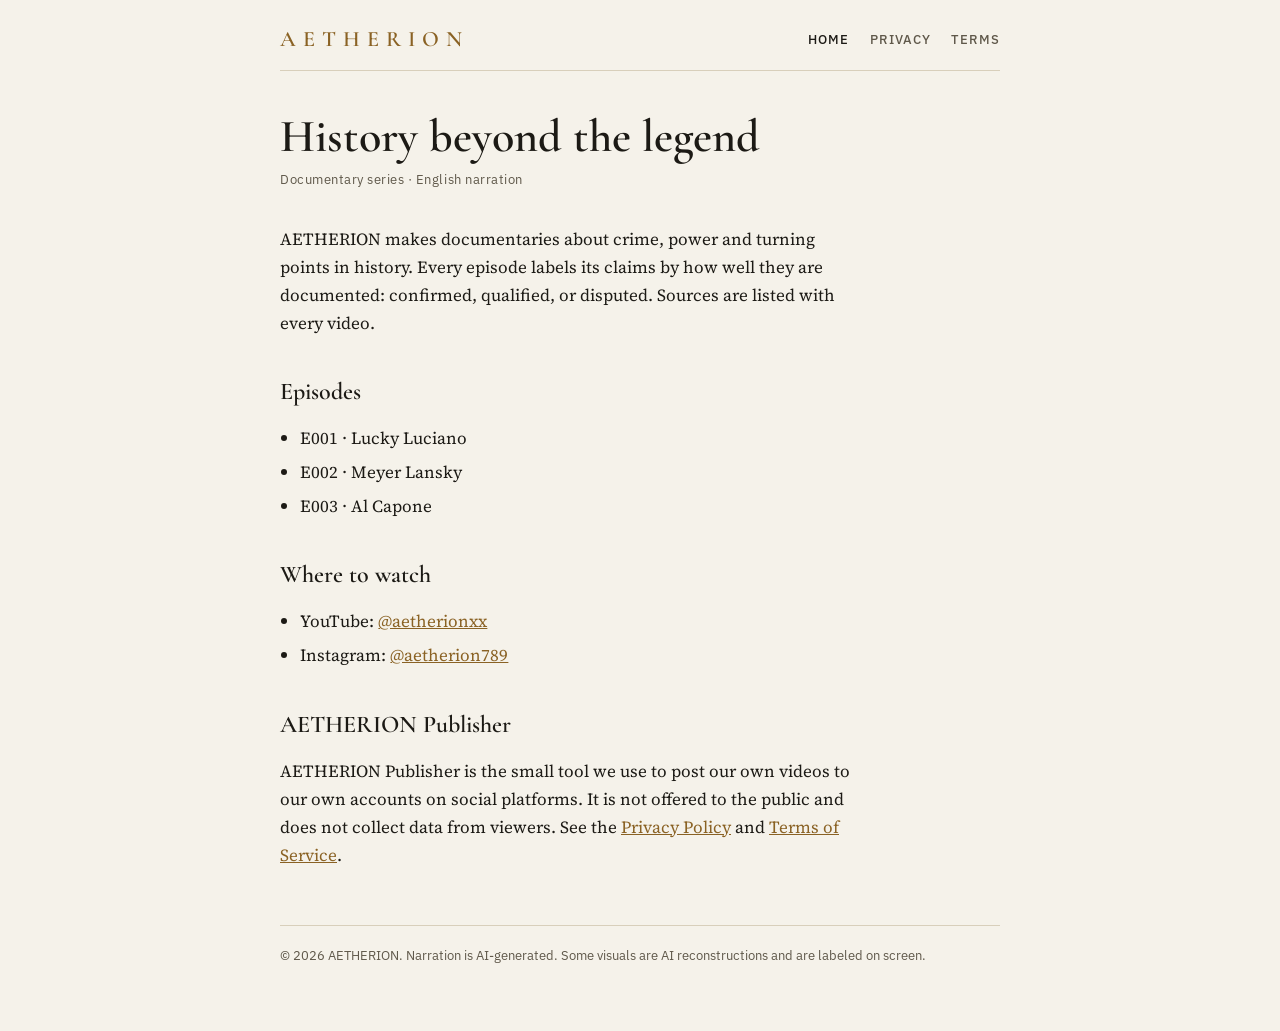
<file: index.html>
<!doctype html>
<html lang="en">
<head>
<meta charset="utf-8">
<meta name="viewport" content="width=device-width, initial-scale=1">
<title>AETHERION</title>
<meta name="description" content="AETHERION: history documentaries that separate what the record shows from what the legend claims.">
<link rel="preconnect" href="https://fonts.googleapis.com">
<link rel="preconnect" href="https://fonts.gstatic.com" crossorigin>
<link rel="stylesheet" href="https://fonts.googleapis.com/css2?family=Cormorant+Garamond:wght@600&family=IBM+Plex+Sans:wght@400;500&family=Source+Serif+4:opsz,wght@8..60,400;8..60,600&display=swap">
<link rel="stylesheet" href="style.css">
</head>
<body>
<div class="wrap">
  <header class="site">
    <a class="brand" href="./">AETHERION</a>
    <nav><a href="./" aria-current="page">Home</a><a href="privacy.html">Privacy</a><a href="terms.html">Terms</a></nav>
  </header>

  <h1>History beyond the legend</h1>
  <p class="meta">Documentary series · English narration</p>

  <p>AETHERION makes documentaries about crime, power and turning points in history. Every episode labels its claims by how well they are documented: confirmed, qualified, or disputed. Sources are listed with every video.</p>

  <h2>Episodes</h2>
  <ul>
    <li>E001 · Lucky Luciano</li>
    <li>E002 · Meyer Lansky</li>
    <li>E003 · Al Capone</li>
  </ul>

  <h2>Where to watch</h2>
  <ul>
    <li>YouTube: <a href="https://www.youtube.com/@aetherionxx">@aetherionxx</a></li>
    <li>Instagram: <a href="https://www.instagram.com/aetherion789/">@aetherion789</a></li>
  </ul>

  <h2>AETHERION Publisher</h2>
  <p>AETHERION Publisher is the small tool we use to post our own videos to our own accounts on social platforms. It is not offered to the public and does not collect data from viewers. See the <a href="privacy.html">Privacy Policy</a> and <a href="terms.html">Terms of Service</a>.</p>

  <footer>© 2026 AETHERION. Narration is AI-generated. Some visuals are AI reconstructions and are labeled on screen.</footer>
</div>
</body>
</html>
</file>
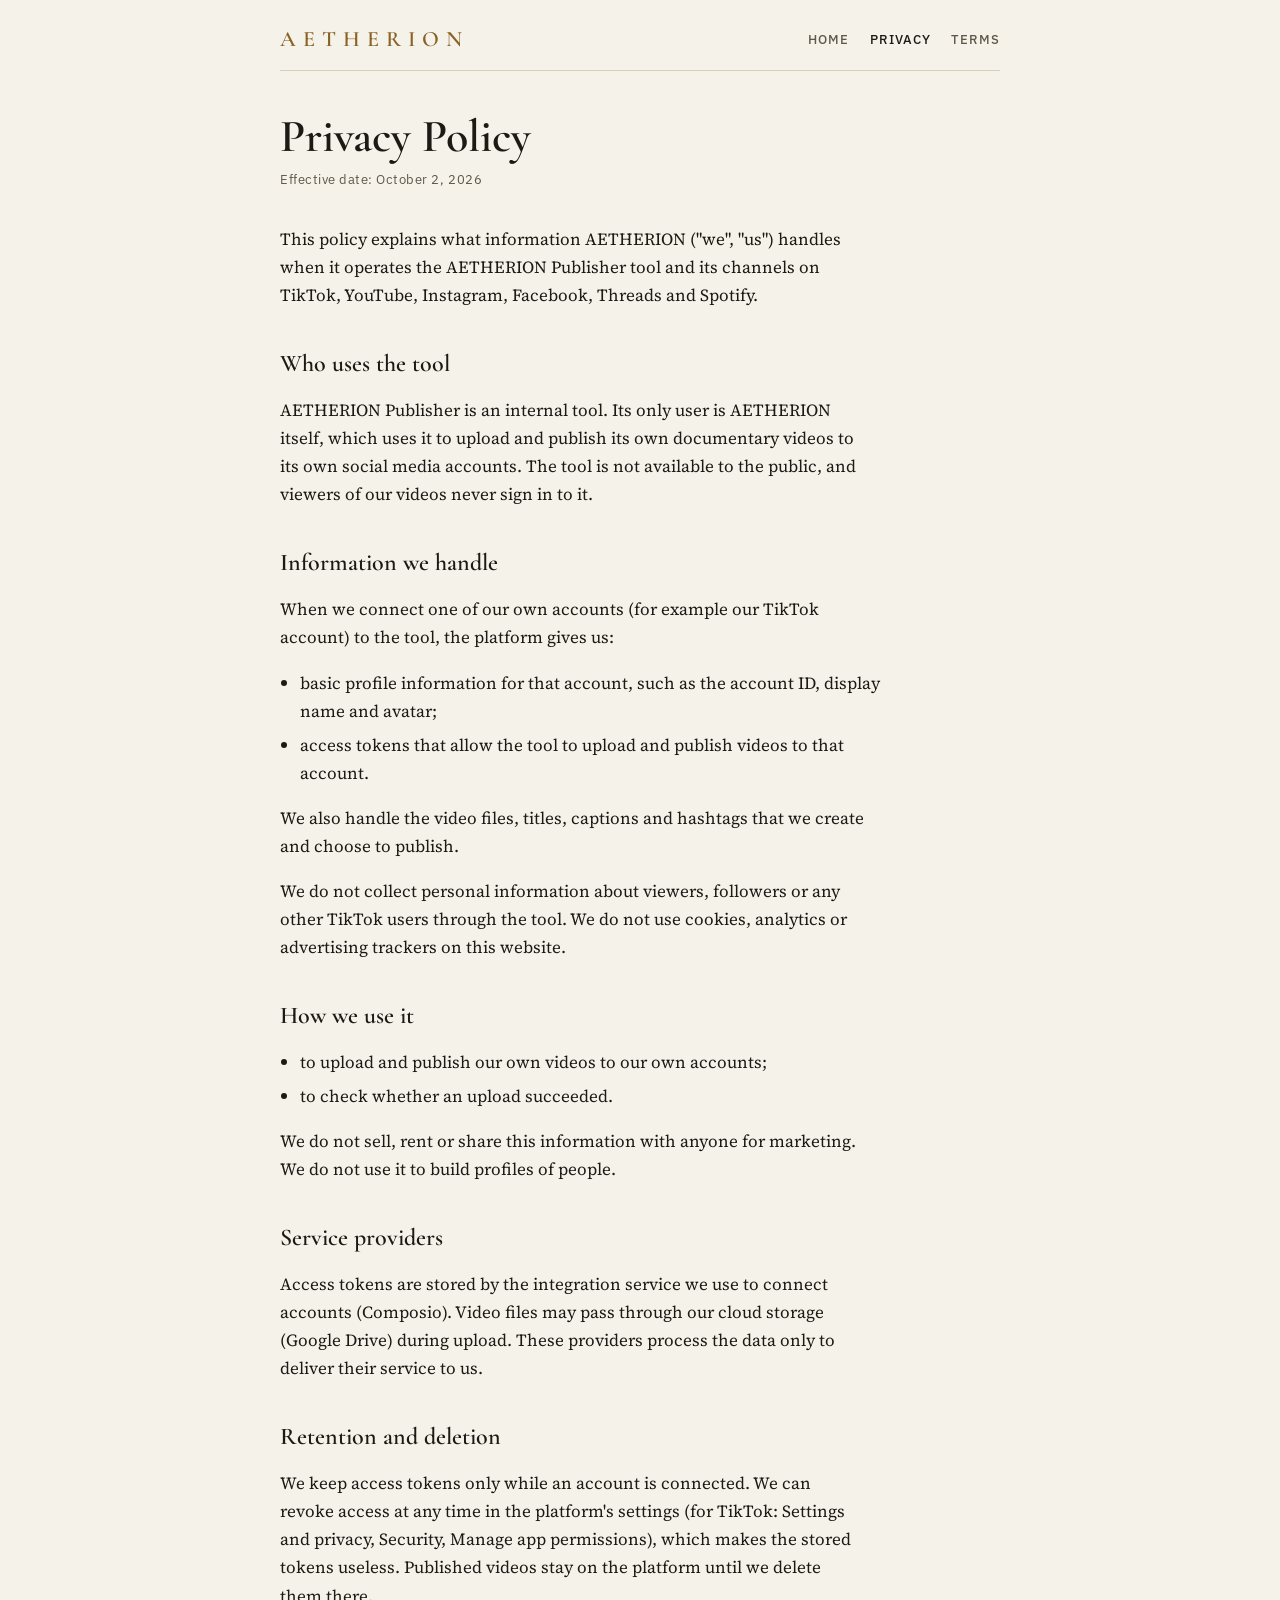
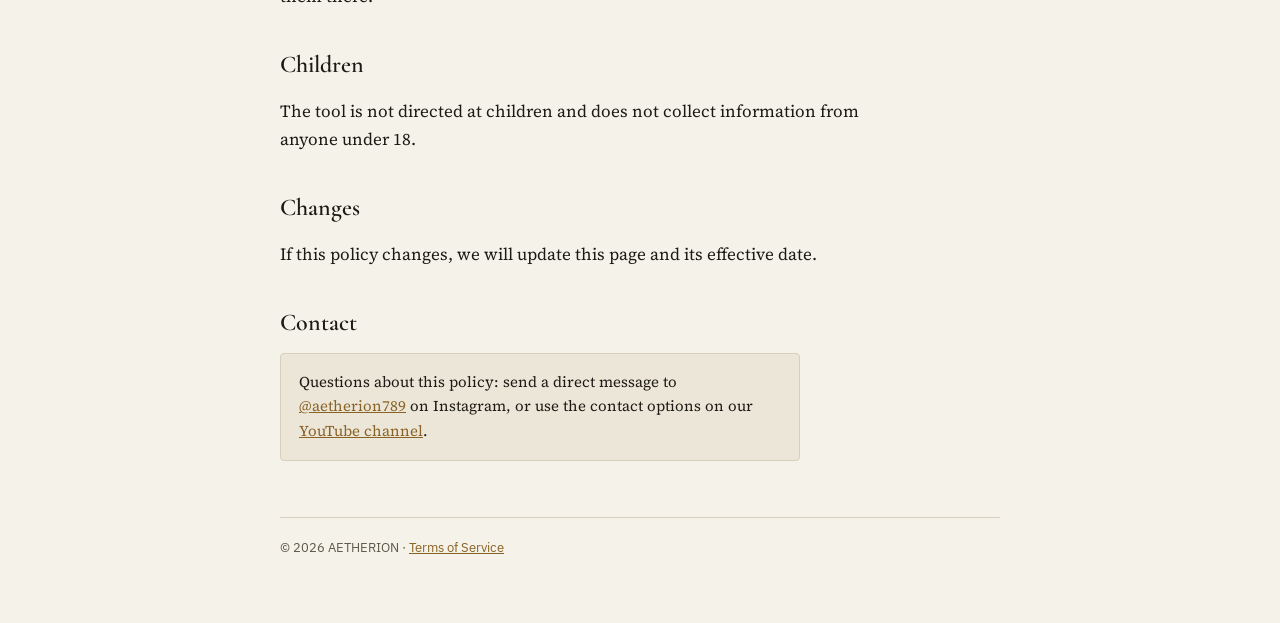
<file: privacy.html>
<!doctype html>
<html lang="en">
<head>
<meta charset="utf-8">
<meta name="viewport" content="width=device-width, initial-scale=1">
<title>AETHERION Privacy Policy</title>
<meta name="description" content="Privacy Policy for AETHERION and the AETHERION Publisher tool.">
<link rel="preconnect" href="https://fonts.googleapis.com">
<link rel="preconnect" href="https://fonts.gstatic.com" crossorigin>
<link rel="stylesheet" href="https://fonts.googleapis.com/css2?family=Cormorant+Garamond:wght@600&family=IBM+Plex+Sans:wght@400;500&family=Source+Serif+4:opsz,wght@8..60,400;8..60,600&display=swap">
<link rel="stylesheet" href="style.css">
</head>
<body>
<div class="wrap">
  <header class="site">
    <a class="brand" href="./">AETHERION</a>
    <nav><a href="./">Home</a><a href="privacy.html" aria-current="page">Privacy</a><a href="terms.html">Terms</a></nav>
  </header>

  <h1>Privacy Policy</h1>
  <p class="meta">Effective date: October 2, 2026</p>

  <p>This policy explains what information AETHERION ("we", "us") handles when it operates the AETHERION Publisher tool and its channels on TikTok, YouTube, Instagram, Facebook, Threads and Spotify.</p>

  <h2>Who uses the tool</h2>
  <p>AETHERION Publisher is an internal tool. Its only user is AETHERION itself, which uses it to upload and publish its own documentary videos to its own social media accounts. The tool is not available to the public, and viewers of our videos never sign in to it.</p>

  <h2>Information we handle</h2>
  <p>When we connect one of our own accounts (for example our TikTok account) to the tool, the platform gives us:</p>
  <ul>
    <li>basic profile information for that account, such as the account ID, display name and avatar;</li>
    <li>access tokens that allow the tool to upload and publish videos to that account.</li>
  </ul>
  <p>We also handle the video files, titles, captions and hashtags that we create and choose to publish.</p>
  <p>We do not collect personal information about viewers, followers or any other TikTok users through the tool. We do not use cookies, analytics or advertising trackers on this website.</p>

  <h2>How we use it</h2>
  <ul>
    <li>to upload and publish our own videos to our own accounts;</li>
    <li>to check whether an upload succeeded.</li>
  </ul>
  <p>We do not sell, rent or share this information with anyone for marketing. We do not use it to build profiles of people.</p>

  <h2>Service providers</h2>
  <p>Access tokens are stored by the integration service we use to connect accounts (Composio). Video files may pass through our cloud storage (Google Drive) during upload. These providers process the data only to deliver their service to us.</p>

  <h2>Retention and deletion</h2>
  <p>We keep access tokens only while an account is connected. We can revoke access at any time in the platform's settings (for TikTok: Settings and privacy, Security, Manage app permissions), which makes the stored tokens useless. Published videos stay on the platform until we delete them there.</p>

  <h2>Children</h2>
  <p>The tool is not directed at children and does not collect information from anyone under 18.</p>

  <h2>Changes</h2>
  <p>If this policy changes, we will update this page and its effective date.</p>

  <h2>Contact</h2>
  <p class="note">Questions about this policy: send a direct message to <a href="https://www.instagram.com/aetherion789/">@aetherion789</a> on Instagram, or use the contact options on our <a href="https://www.youtube.com/@aetherionxx/about">YouTube channel</a>.</p>

  <footer>© 2026 AETHERION · <a href="terms.html">Terms of Service</a></footer>
</div>
</body>
</html>
</file>
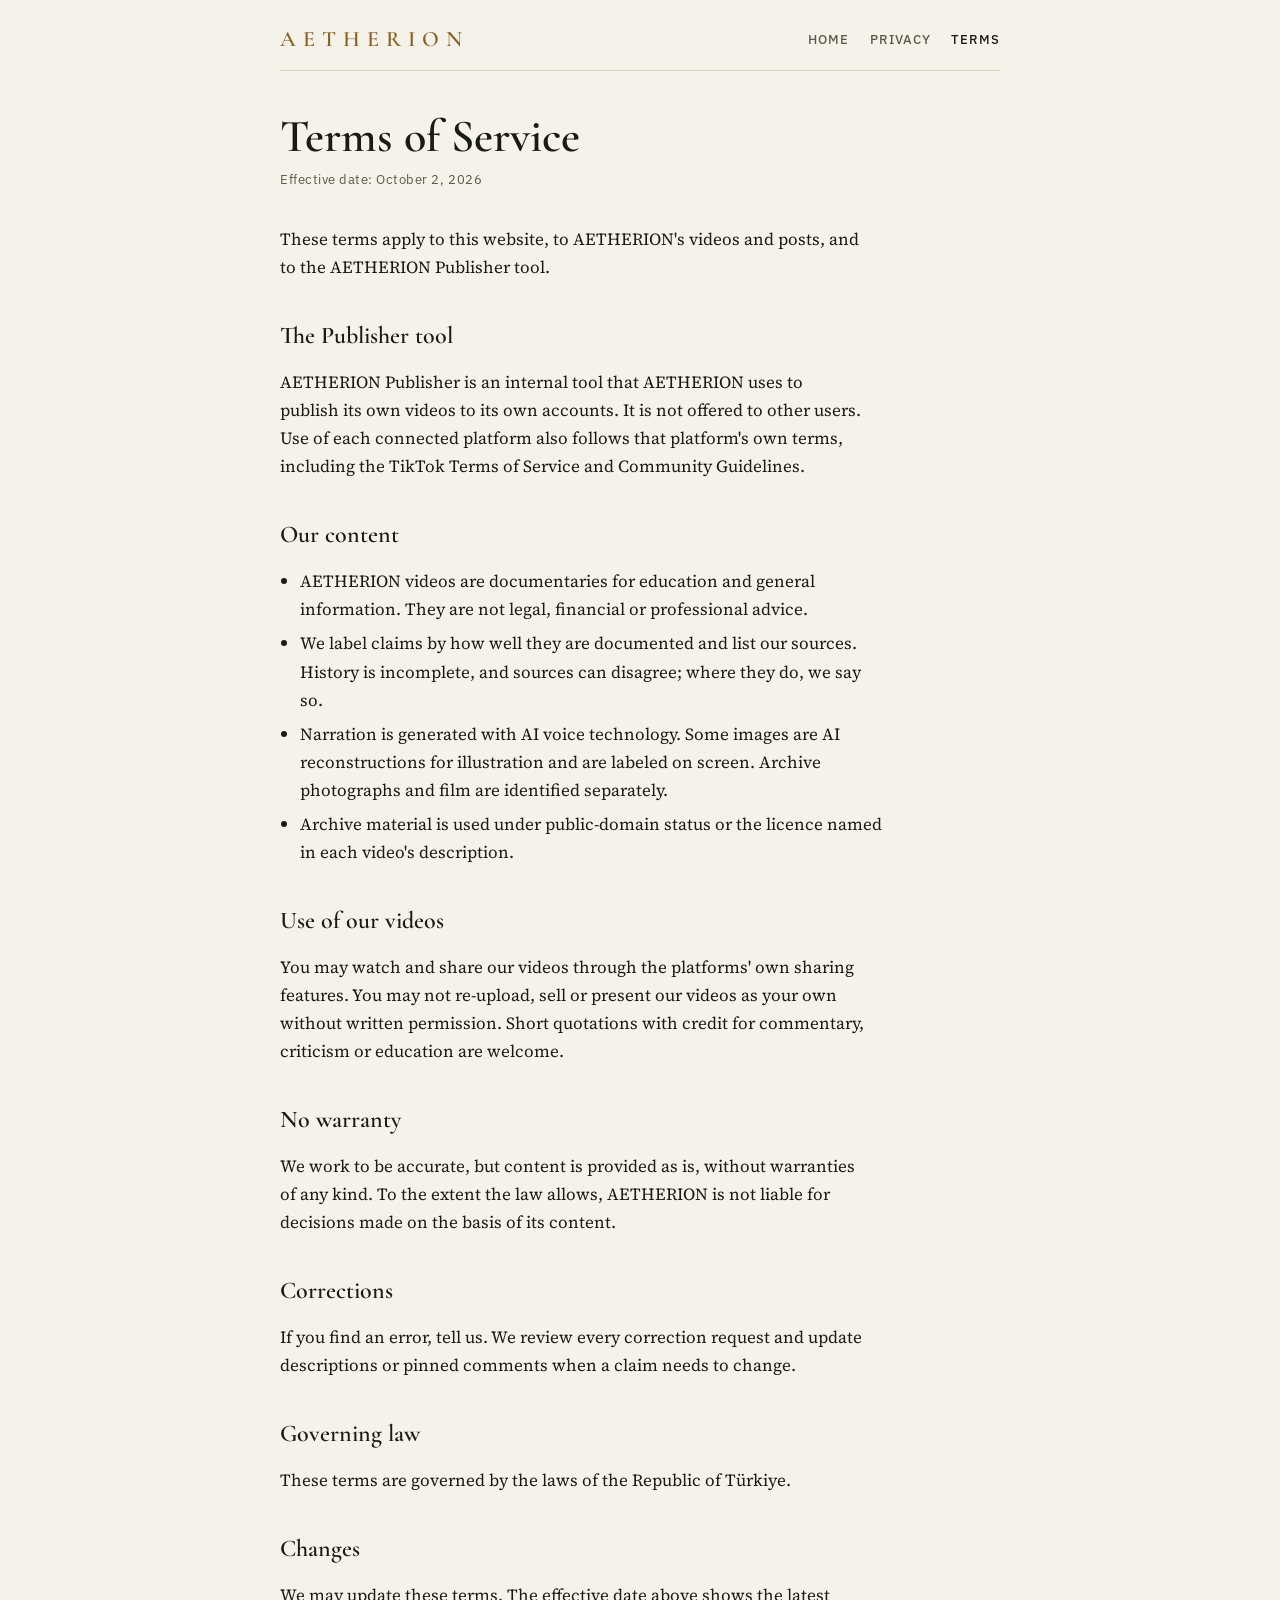
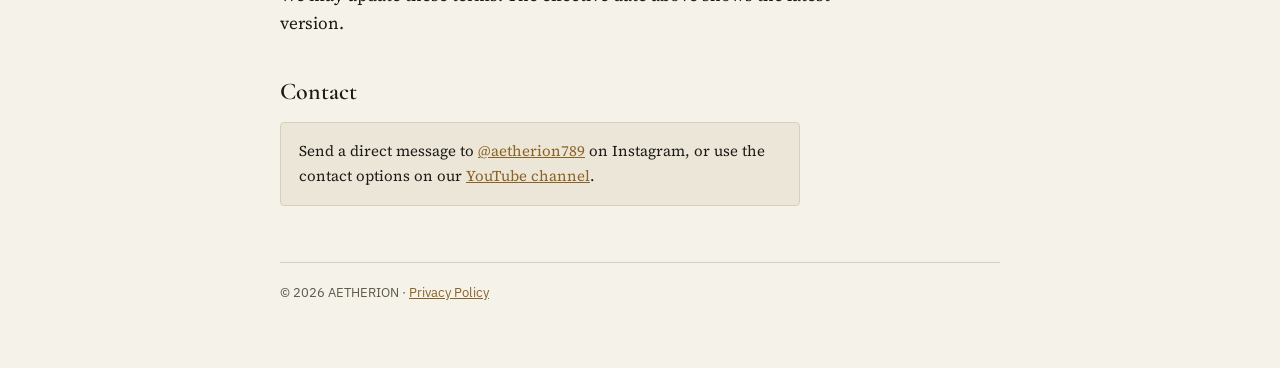
<file: terms.html>
<!doctype html>
<html lang="en">
<head>
<meta charset="utf-8">
<meta name="viewport" content="width=device-width, initial-scale=1">
<title>AETHERION Terms of Service</title>
<meta name="description" content="Terms of Service for AETHERION content and the AETHERION Publisher tool.">
<link rel="preconnect" href="https://fonts.googleapis.com">
<link rel="preconnect" href="https://fonts.gstatic.com" crossorigin>
<link rel="stylesheet" href="https://fonts.googleapis.com/css2?family=Cormorant+Garamond:wght@600&family=IBM+Plex+Sans:wght@400;500&family=Source+Serif+4:opsz,wght@8..60,400;8..60,600&display=swap">
<link rel="stylesheet" href="style.css">
</head>
<body>
<div class="wrap">
  <header class="site">
    <a class="brand" href="./">AETHERION</a>
    <nav><a href="./">Home</a><a href="privacy.html">Privacy</a><a href="terms.html" aria-current="page">Terms</a></nav>
  </header>

  <h1>Terms of Service</h1>
  <p class="meta">Effective date: October 2, 2026</p>

  <p>These terms apply to this website, to AETHERION's videos and posts, and to the AETHERION Publisher tool.</p>

  <h2>The Publisher tool</h2>
  <p>AETHERION Publisher is an internal tool that AETHERION uses to publish its own videos to its own accounts. It is not offered to other users. Use of each connected platform also follows that platform's own terms, including the TikTok Terms of Service and Community Guidelines.</p>

  <h2>Our content</h2>
  <ul>
    <li>AETHERION videos are documentaries for education and general information. They are not legal, financial or professional advice.</li>
    <li>We label claims by how well they are documented and list our sources. History is incomplete, and sources can disagree; where they do, we say so.</li>
    <li>Narration is generated with AI voice technology. Some images are AI reconstructions for illustration and are labeled on screen. Archive photographs and film are identified separately.</li>
    <li>Archive material is used under public-domain status or the licence named in each video's description.</li>
  </ul>

  <h2>Use of our videos</h2>
  <p>You may watch and share our videos through the platforms' own sharing features. You may not re-upload, sell or present our videos as your own without written permission. Short quotations with credit for commentary, criticism or education are welcome.</p>

  <h2>No warranty</h2>
  <p>We work to be accurate, but content is provided as is, without warranties of any kind. To the extent the law allows, AETHERION is not liable for decisions made on the basis of its content.</p>

  <h2>Corrections</h2>
  <p>If you find an error, tell us. We review every correction request and update descriptions or pinned comments when a claim needs to change.</p>

  <h2>Governing law</h2>
  <p>These terms are governed by the laws of the Republic of Türkiye.</p>

  <h2>Changes</h2>
  <p>We may update these terms. The effective date above shows the latest version.</p>

  <h2>Contact</h2>
  <p class="note">Send a direct message to <a href="https://www.instagram.com/aetherion789/">@aetherion789</a> on Instagram, or use the contact options on our <a href="https://www.youtube.com/@aetherionxx/about">YouTube channel</a>.</p>

  <footer>© 2026 AETHERION · <a href="privacy.html">Privacy Policy</a></footer>
</div>
</body>
</html>
</file>
<file: style.css>
/* AETHERION legal pages — archive-document look: dark ground, brass accent, serif headings */
:root {
  --bg: #0d0c0a;
  --surface: #16140f;
  --fg: #e9e3d4;
  --muted: #a39b88;
  --accent: #b8893b;
  --rule: #2c281f;
  --display: "Cormorant Garamond", Georgia, "Times New Roman", serif;
  --body: "Source Serif 4", Georgia, serif;
  --utility: "IBM Plex Sans", "Helvetica Neue", Arial, sans-serif;
  color-scheme: dark;
}
@media (prefers-color-scheme: light) {
  :root:not([data-theme="dark"]) {
    --bg: #f5f2ea; --surface: #ece6d8; --fg: #1c1a15; --muted: #5f584a; --accent: #8a6224; --rule: #d8cfbb;
    color-scheme: light;
  }
}
* { box-sizing: border-box; }
html, body { margin: 0; }
body {
  background: var(--bg);
  color: var(--fg);
  font: 17px/1.65 var(--body);
  padding-inline: 20px;
  padding-block: 0 64px;
}
.wrap { max-width: 720px; margin: 0 auto; }
header.site {
  display: flex; align-items: center; justify-content: space-between; gap: 16px; flex-wrap: wrap;
  padding-block: 28px 20px; border-bottom: 1px solid var(--rule); margin-bottom: 40px;
}
.brand { font: 600 22px/1 var(--display); letter-spacing: 0.32em; color: var(--accent); text-decoration: none; }
nav { display: flex; gap: 20px; flex-wrap: wrap; font: 500 13px/1 var(--utility); letter-spacing: 0.08em; text-transform: uppercase; }
nav a { color: var(--muted); text-decoration: none; }
nav a:hover, nav a:focus-visible, nav a[aria-current="page"] { color: var(--fg); }
a { color: var(--accent); }
a:focus-visible { outline: 2px solid var(--accent); outline-offset: 2px; }
h1 { font: 600 clamp(32px, 6vw, 46px)/1.1 var(--display); margin: 0 0 8px; text-wrap: balance; }
.meta { font: 13px/1.5 var(--utility); color: var(--muted); letter-spacing: 0.04em; margin: 0 0 36px; }
h2 { font: 600 24px/1.25 var(--display); margin: 40px 0 10px; text-wrap: balance; }
p, li { max-width: 65ch; }
ul { padding-left: 1.2em; }
li + li { margin-top: 6px; }
.note { background: var(--surface); border: 1px solid var(--rule); border-radius: 4px; padding: 16px 18px; font-size: 15px; }
footer { margin-top: 56px; padding-top: 20px; border-top: 1px solid var(--rule); font: 13px/1.6 var(--utility); color: var(--muted); }
</file>
